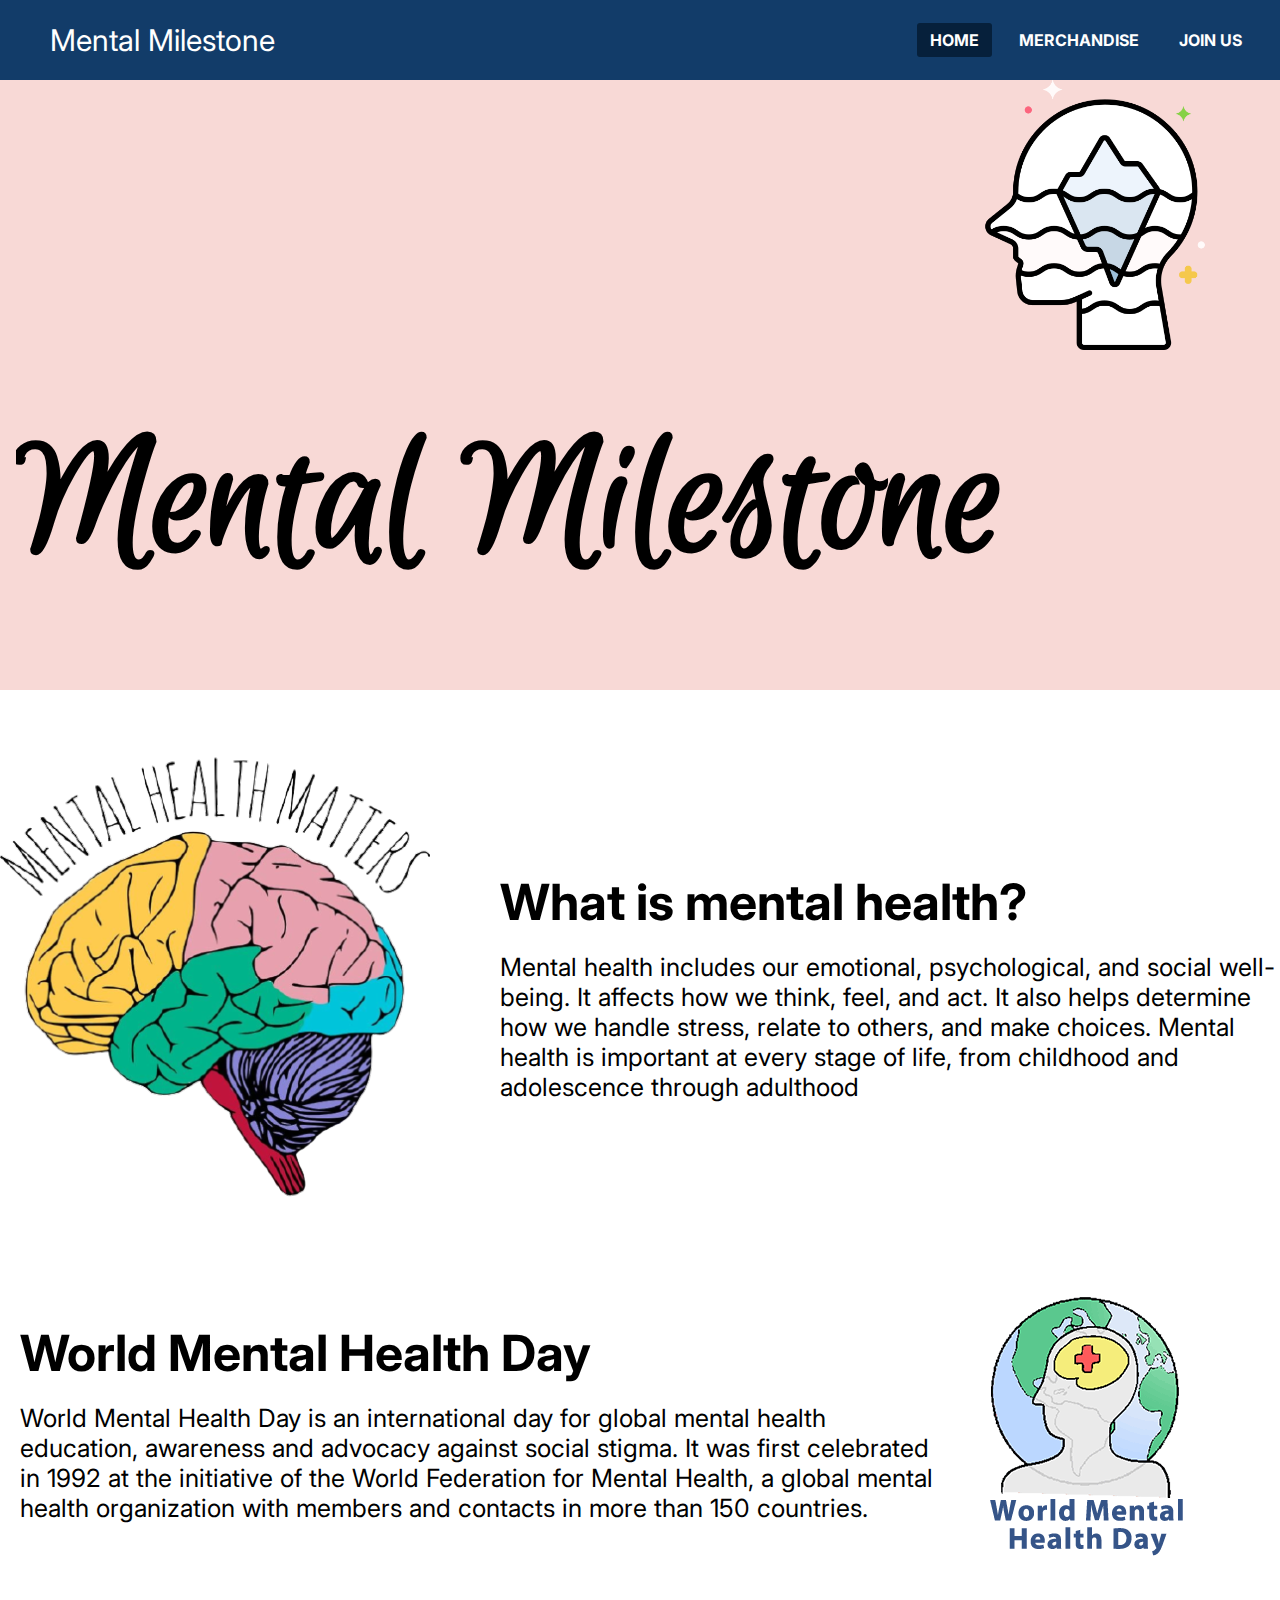
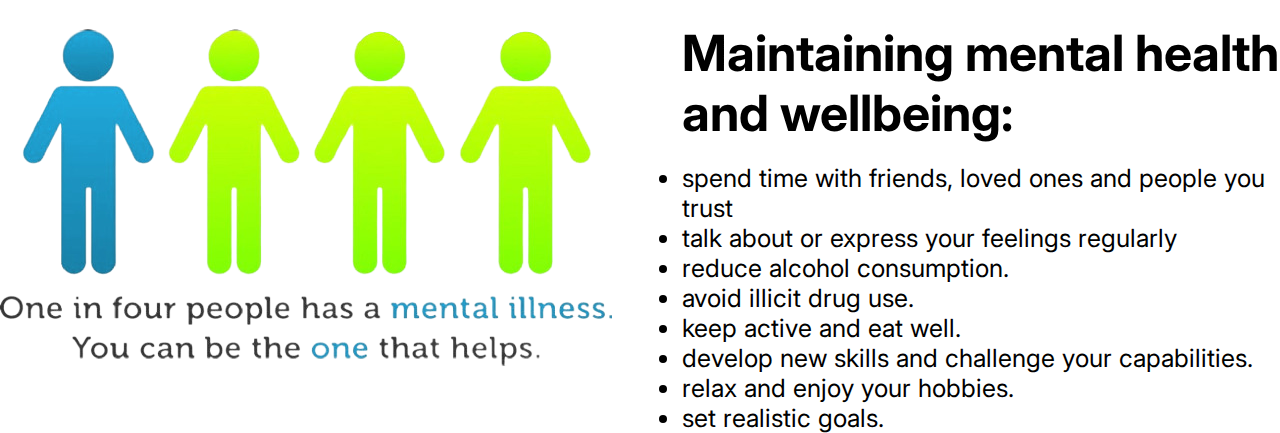
<file: index.html>
<html>
<head>
<link rel="stylesheet" href="style.css"><link rel="preconnect" href="https://fonts.googleapis.com">
<link rel="preconnect" href="https://fonts.gstatic.com" crossorigin>
<link href="https://fonts.googleapis.com/css2?family=Berkshire+Swash&family=Cambo&family=Euphoria+Script&display=swap" rel="stylesheet">
 <link rel="preconnect" href="https://fonts.googleapis.com">
<link rel="preconnect" href="https://fonts.gstatic.com" crossorigin>
<link href="https://fonts.googleapis.com/css2?family=Inter:wght@200&    display=swap" rel="stylesheet">
<link rel="shortcut icon" href="brain.png" type="image/x-icon">
<title>Mental Milestone</title>
 </head>
<body>
       <nav>
              <label class="logo">Mental Milestone</label>
              <ul>
                <li><a  class="active" href="#">Home</a></li>
                <li><a href="merch.html">Merchandise</a></li>
                <li><a href="contact.html">Join Us</a></li>
              </ul>
          </nav>
<div class="container">
 <img class ="image"src="brain.png" width="25%">
 <h1 class="first">Mental Milestone</h1> </div>
 <!--First text section-->
 <div class="body">
 <div class="image">
 <img src="image_1.png">
</div>
<div class="text">
<h1 class="intro" style="font-size: 50px;">What is mental health?</h1>      
<p class="intro">Mental health includes our emotional, psychological, and social well-being. It affects how we think, feel, and act. It also helps determine how we handle stress, relate to others, and make choices. Mental health is important at every stage of life, from childhood and adolescence through adulthood</p>
</div>
</div>
<!--Second text section-->
<div class="body" >
 <div class="text">
<h1 class="intro" style="font-size: 50px;">World Mental Health Day</h1>      
 <p class="intro">World Mental Health Day is an international day for global mental health education, awareness and advocacy against social stigma. It was first celebrated in 1992 at the initiative of the World Federation for Mental Health, a global mental health organization with members and contacts in more than 150 countries.</p>
</div>
 <div class="image">
 <img src="health_Day.png">
</div>
 </div> <br> <br>
  <!--Third text section-->
<div class="body">
<div class="image">
 <img src="image_3.png">
</div>
<div class="text">
<h1 class="intro" style="font-size: 50px;">Maintaining mental health and wellbeing:</h1>      
<ul class="intro">
       <li>spend time with friends, loved ones and people you trust</li>
       <li>talk about or express your feelings regularly</li>
       <li> reduce alcohol consumption.</li>
       <li> avoid illicit drug use.</li>
       <li> keep active and eat well.</li>
       <li> develop new skills and challenge your capabilities.</li>
       <li>relax and enjoy your hobbies.</li>
       <li> set realistic goals.</li> </ul>
</div>
 </div> 
</body>
</html>
</file>
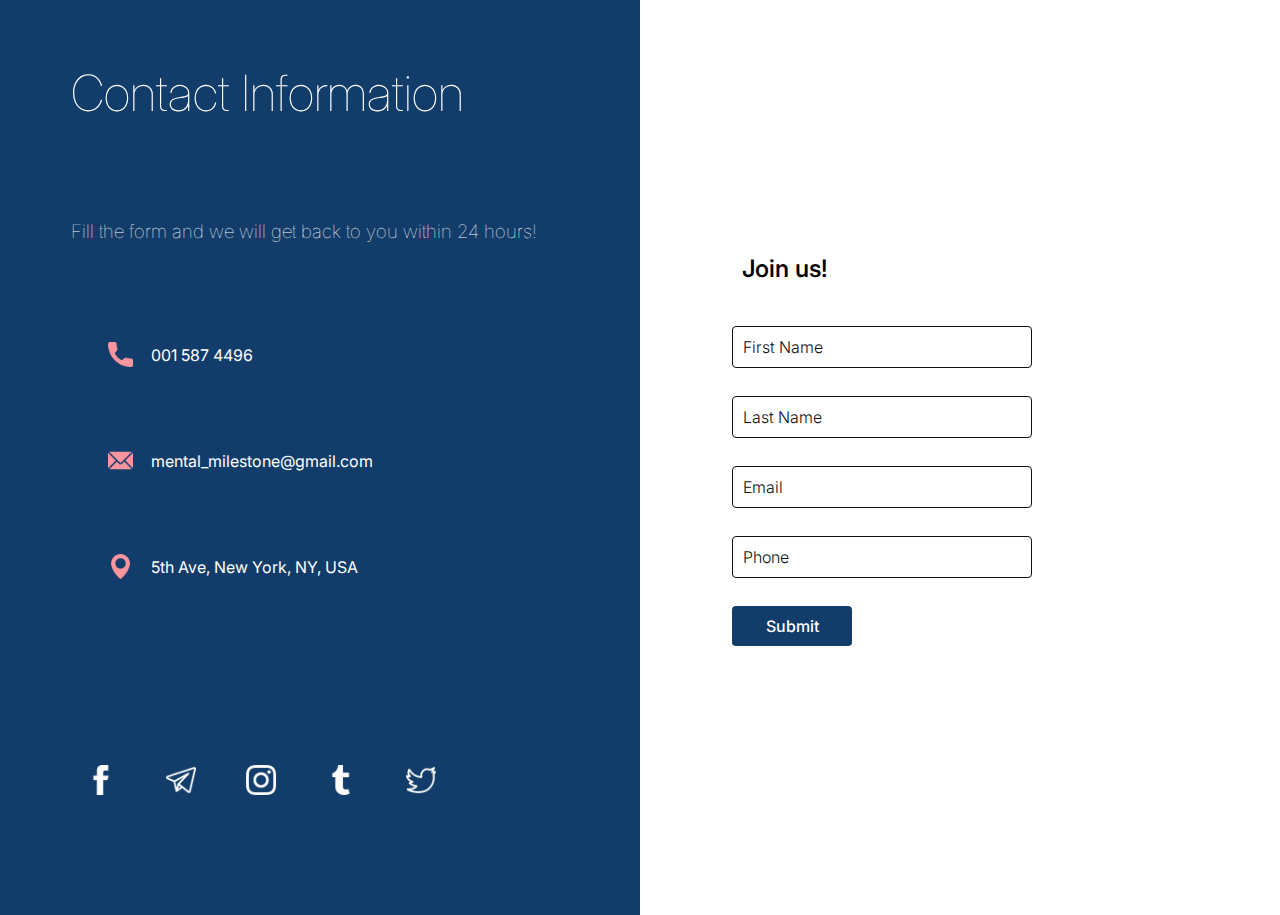
<file: contact.html>
<!DOCTYPE html>
<html lang="en">

<head>
    <meta charset="UTF-8" />
    <meta name="viewport" content="width=device-width, initial-scale=1.0" />
    <meta http-equiv="X-UA-Compatible" content="ie=edge" />
    <link rel="stylesheet" href="./styles.css">
    <link rel="shortcut icon" href="./brain.png" type="image/x-icon">
    <title>Mental Milestone | Join us</title>
</head>
<body class="bckground">
    <header>
        <h1 class="title">Contact Information</h1>
    </header>
    <div class="main-div">
        <main class="left">
            <h3 class="body-text">Fill the form and we will get back to you within 24 hours!</h3> 
            <div>
                <div class="icon-set">
                    <img class="icons" src="./phone.png" alt="Phone"> 
                    <span class="icon-text">001 587 4496</span>
                </div>
                <div class="icon-set">
                    <img class="icons" src="./email.png" alt="Email">
                    <span class="icon-text">mental_milestone@gmail.com</span>
                </div>
                <div class="icon-set">
                    <img class="icons" src="./location.png" alt="Location">
                    <span class="icon-text">5th Ave, New York, NY, USA</span>
                </div>
            </div>
            <div class="social">
                <div>
                    <a class="social-hover" href="./contact.html">
                        <img class="social-icon" src="./facebook.png" alt="Facebook">
                    </a>
                </div>
                <div>
                    <a class="social-hover" href="./contact.html">
                        <img class="social-icon" src="./telegram.png" alt="Telegram">
                    </a>
                </div>
                <div>
                    <a class="social-hover" href="./contact.html">
                        <img class="social-icon" src="./instagram.png" alt="Instagram">
                    </a>
                </div>
                <div>
                    <a class="social-hover" href="./contact.html">
                        <img class="social-icon" src="./tumblr.png" alt="Tumblr">
                    </a>
                </div>
                <div>
                    <a class="social-hover" href="./contact.html">
                        <img class="social-icon" src="./twitter.png" alt="Twitter">
                    </a>
                </div>
            </div>
        </main>
        <main class="form">
            <div class="container">
                <h2>Join us!</h2>
                <form>
                    <div class="inputBox">
                        <input type="text" required="required">
                        <span class="form-info">First Name</span>
                    </div>
                    <div class="inputBox">
                        <input type="text" required="required">
                        <span class="form-info">Last Name</span>
                    </div>
                    <div class="inputBox">
                        <input type="email" required="required">
                        <span class="form-info">Email</span>
                    </div>
                    <div class="inputBox">
                        <input type="text" required="required">
                        <span class="form-info">Phone</span>
                    </div>
                    <div class="inputBox">
                        <input type="submit" value="Submit">
                    </div>
                </form>
            </div>
        </main>
    </div>
</body>
</html>
</file>
<file: style.css>
* {
  margin: 0;
  padding: 0;
  font-family: 'Inter';
  box-sizing: border-box;
  scroll-behavior: smooth;
  text-decoration: none;
}
nav{
  background:#123c69;
  height: 80px;
  width:100vw;
}

label.logo{
  color:white;
  font-size: 35px;
  line-height: 80px;
  padding: 0 100px;
}
nav ul{
  float:right;
  margin-right:20px;
}

nav ul li{
 display: inline-block;
 line-height:80px;
 margin:0 5px;
}
nav ul li a{
  color:white;
  font-size:17px;
  padding:7px 13px;
  border-radius:3px;
  text-transform: uppercase;
  font-weight: bold;
}
a.active,a:hover{
  background: #06203b;
  transition: .5s;
}

#check{
  display:none;
}
@media(
min-width:952px
){
  label.logo{
    font-size: 30px;
    padding-left: 50px;
  }
  nav ul li a{
    font-size: 16px;
  }
}
@media(
max-width:560px
){
  .checkbutton{
    display:block;
  }
  ul{
    position:fixed;
    width: 100%;
    height:100vh;
    background: #2c3e50;
    z-index: 100;
    top:80px;
    left:-100%;
    text-align:center;
    transition:  all .5s;
  }
  nav ul li{
    display:block;
    margin: 50px 0;
    line-height: 30px;
  }
  nav ul li a{
    font-size:20px;
  }
  a:hover,a:active{
    background: none;
    color: #0082e6
  }
  #check:checked ~ ul {
    left:0;
  }
}
.first {
    position: relative;
    top: 50px;
    left: 16px;
    display: inline-block;
    overflow: hidden;
    padding-bottom: 130px;
    font-size: 180px;
    font-family: 'Euphoria Script', cursive;
    white-space: nowrap;
    text-align: center;    
    animation: starting 3s linear; 
  }
  .container{
   background-color:  #f8d9d6;
  }
  
  @keyframes starting {
    from {
      width: 0;
    }
    to {
      width: 985px;
    }
  }
  .body {
    display: flex;
    align-items: center;
    justify-content: center
  }
  .text {
    font-size: 20px;
    padding-left: 20px;
  }
.image {
  float: right;
  flex-basis: 40%;  
  max-width: 100%;
  padding-right: 50px;
}
.intro{
  font-family: 'Inter', sans-serif;
  font-size: 25px;
  padding-top: 20px;
}
* {
  box-sizing: border-box;
}

.base {
  position: relative;
  width: 700px;
}

.pics {
  display: none;
}

.cursor {
  cursor: pointer;
}

.prev,
.next {
  cursor: pointer;
  position: absolute;
  top: 40%;
  width: auto;
  padding: 16px;
  margin-top: -50px;
  color: white;
  font-weight: bold;
  font-size: 20px;
  border-radius: 0 3px 3px 0;
  user-select: none;
  -webkit-user-select: none;
}
.next {
  right: 0;
  border-radius: 3px 0 0 3px;
}

.prev:hover,
.next:hover {
  background-color: rgba(0, 0, 0, 0.8);
}

.numbertext {
  color: #f2f2f2;
  font-size: 12px;
  padding: 8px 12px;
  position: absolute;
  top: 0;
}

.caption-base {
  text-align: center;
  background-color: #222;
  padding: 2px 16px;
  color: white;
}

.row:after {
  content: "";
  display: table;
  clear: both;
}

.column {
  float: left;
  width: 16.66%;
}

.demo {
  opacity: 0.6;
}

.active,
.demo:hover {
  opacity: 1;
}
</file>
<file: styles.css>
@import url('https://fonts.googleapis.com/css2?family=Inter:wght@200&display=swap');

*{
    font-family: 'Inter', sans-serif;
}

.main-div {
    display: flex;
}

main {
    width: 50%;
}

.bckground {
    background: linear-gradient(90deg, #123C69 50%, #FFFFFF 50%);
}

.title {
    color: #FFFFFF;
    font-family: 'Inter', sans-serif;
    text-decoration: none;
    font-weight: lighter;
    margin-left: 7vh;
    margin-top: 7vh;
    font-size: 50px;
}

.body-text {
    color: #FFFFFF;
    font-family: 'Inter', sans-serif;
    text-decoration: none;
    font-weight: lighter;
    margin-left: 7vh;
    margin-top: 7vh;
}

.icons {
    width: 25px;
    height: 25px;
    padding-right: 18px;
}

.icon-text {
    color: #FFFFFF;
    font-family: 'Inter', sans-serif;
    
}

.icon-set {
    padding-left: 100px;
    display: flex;
    justify-content: flex-start;
    align-items: center;
    padding-top: 9vh;
    padding-right: 17vh;
}

.social-icon {
    width: 75%;
    height: 75%;
    color: #FA949D;
}

.social {
    display: flex;
    align-items: center;
    vertical-align: middle;
    margin-left: 7vh;
    padding-top: 19vh;
}

a {
    width: 40px;
    height: 40px;
    padding: 10px;
    margin-right: 20px;
    display: inline-flex;
    align-items: center;
    justify-content: center;
    transition: 300ms cubic-bezier(0.19, 1, 0.22, 1);
}

a:hover {
    background-color: #FA949D;
    border-radius: 100px;
}

.form {
    display: flex;
    padding-right: 200px;
    margin-top: -150px;
    justify-content: flex-end;
    align-items: center;
    min-height: 100vh;
}

.container {
    position: relative;
    padding: 70px 40px;
}

.container h2 {
    color: black;
    margin-bottom: 45px;
    line-height: 1em;
    font-weight: 550;
    padding-left: 10px;
}

.container .inputBox {
    position: relative;
    width: 300px;
    height: 70px;
}

.container .inputBox:last-child {
    margin-bottom: 0;
}

.container .inputBox input {
    position: absolute;
    top: 0;
    left: 0;
    width: 100%;
    border: 1px solid #111;
    background: transparent;
    padding: 10px;
    border-radius: 4px;
    box-sizing: border-box;
    outline: none;
    font-size: 16px;
    color: #111;
    font-weight: 300;
}

.container .inputBox .form-info {
    position: absolute;
    top: 1px;
    left: 1px;
    padding: 10px;
    display: inline-block;
    font-size: 16px;
    color: #111;
    font-weight: 300;
    transition: 0.5s;
    pointer-events: none;
}

.container .inputBox input:focus ~ .form-info,
.container .inputBox input:valid ~ .form-info {
    transform: translateY(-10px) translateY(-15px);
    font-size: 11px;

}

.container .inputBox [type="submit"] {
    background-color: #123C69;
    color: #fff;
    border: none;
    max-width: 120px;
    cursor: pointer;
    font-weight: 500;
}

.container .inputBox [type="submit"]:hover {
    background-color: #06203b;
}
</file>
